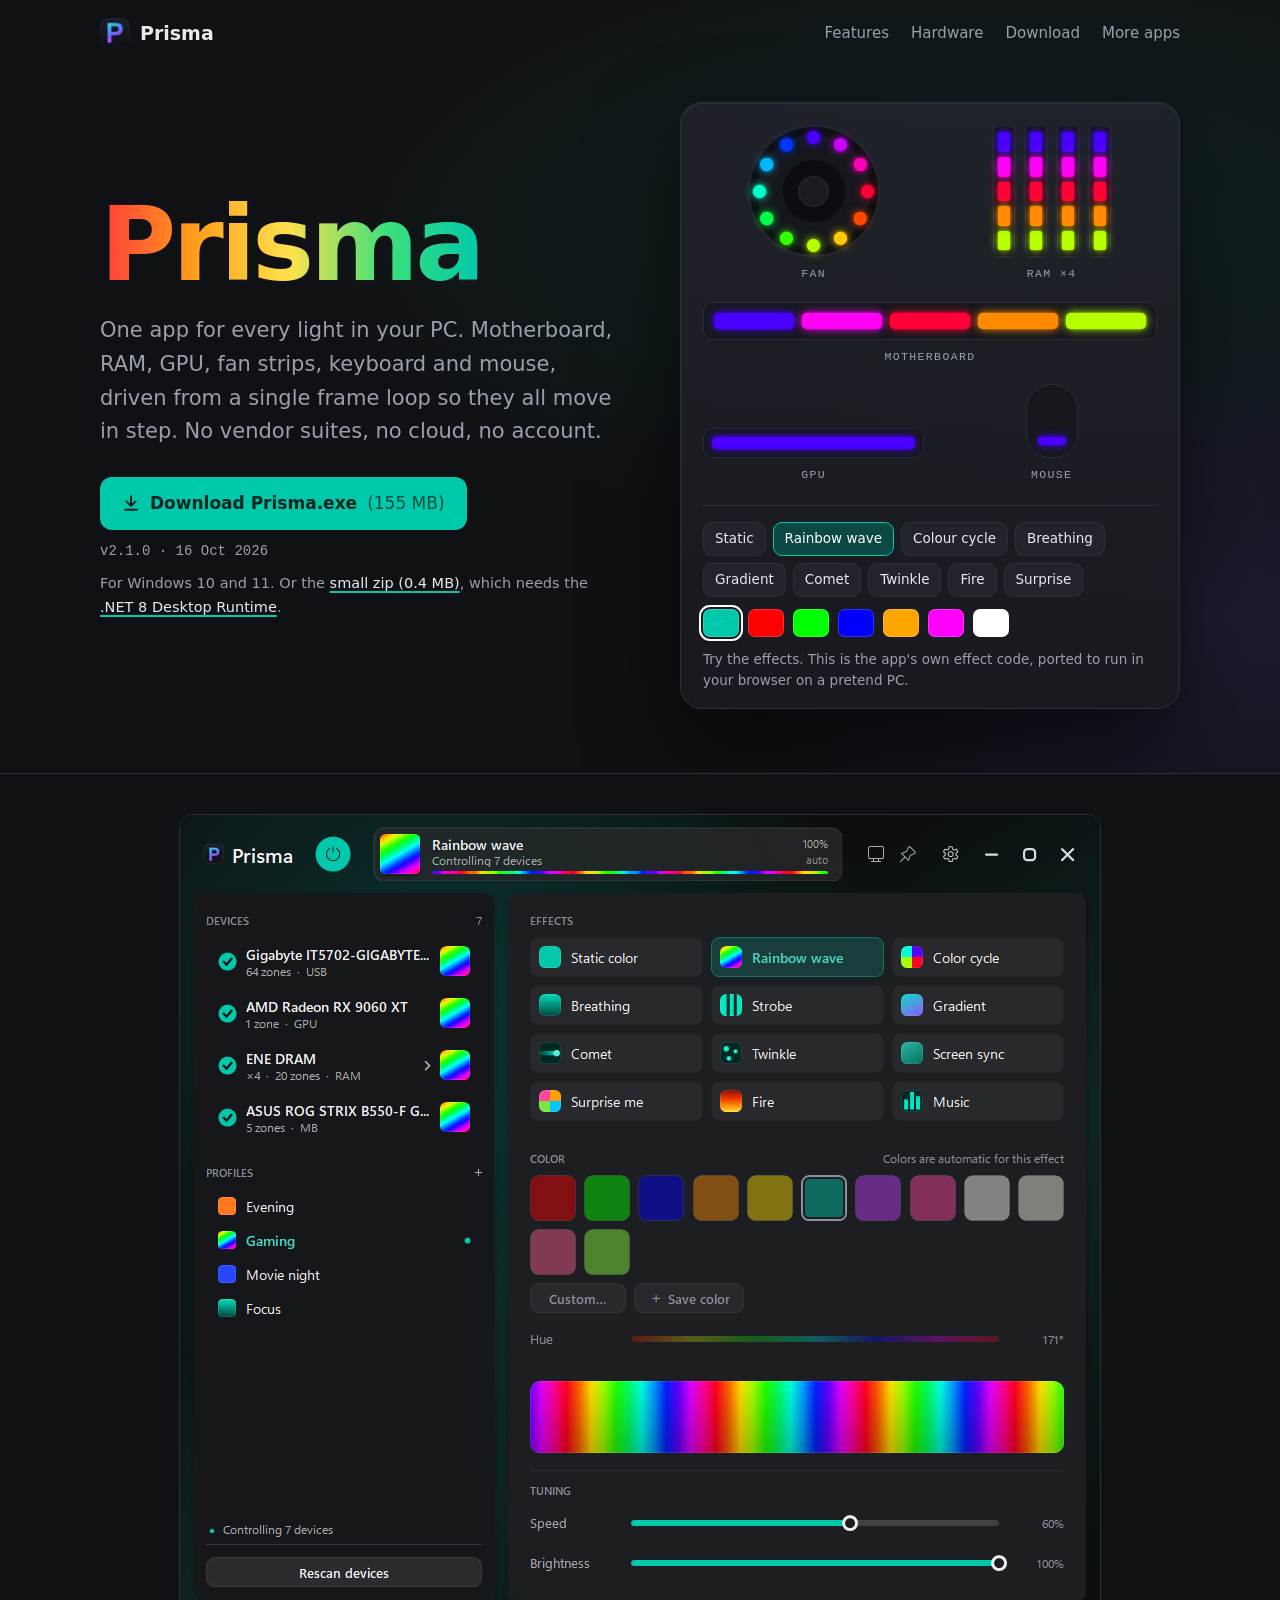
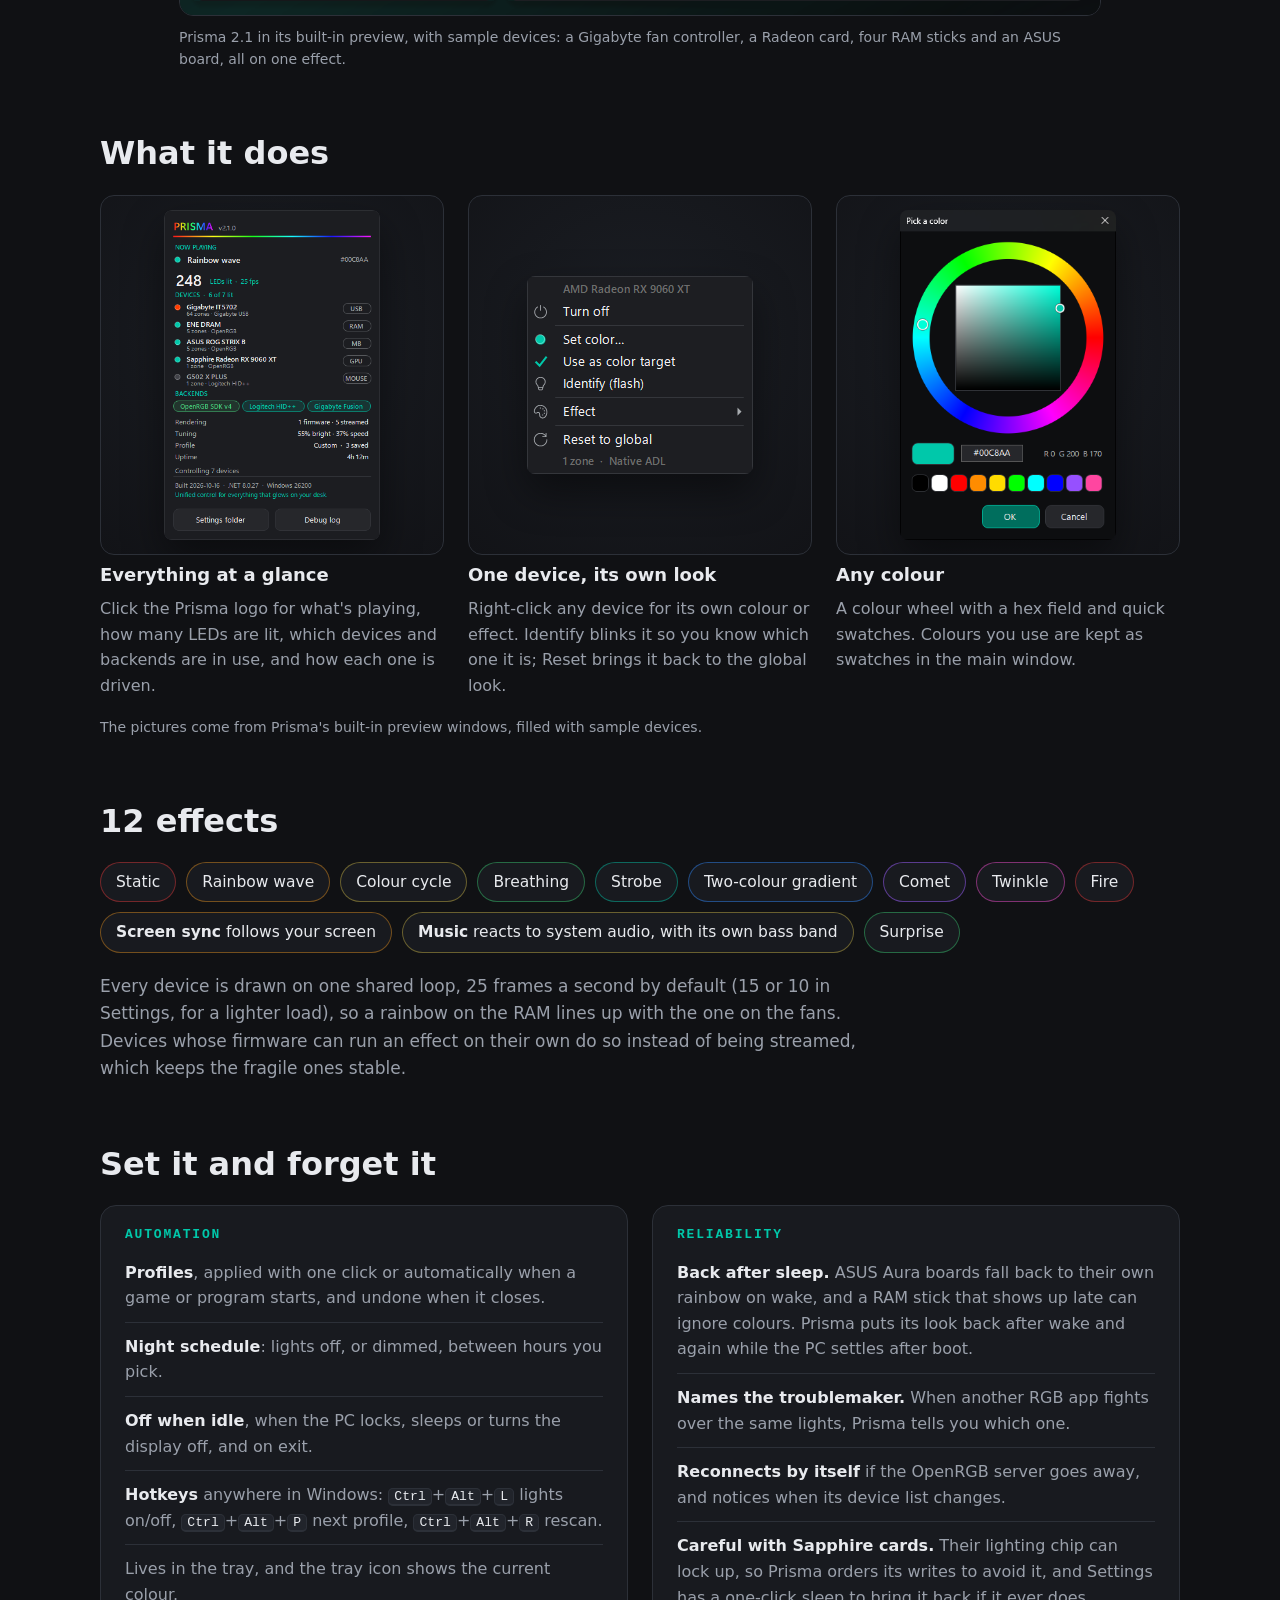
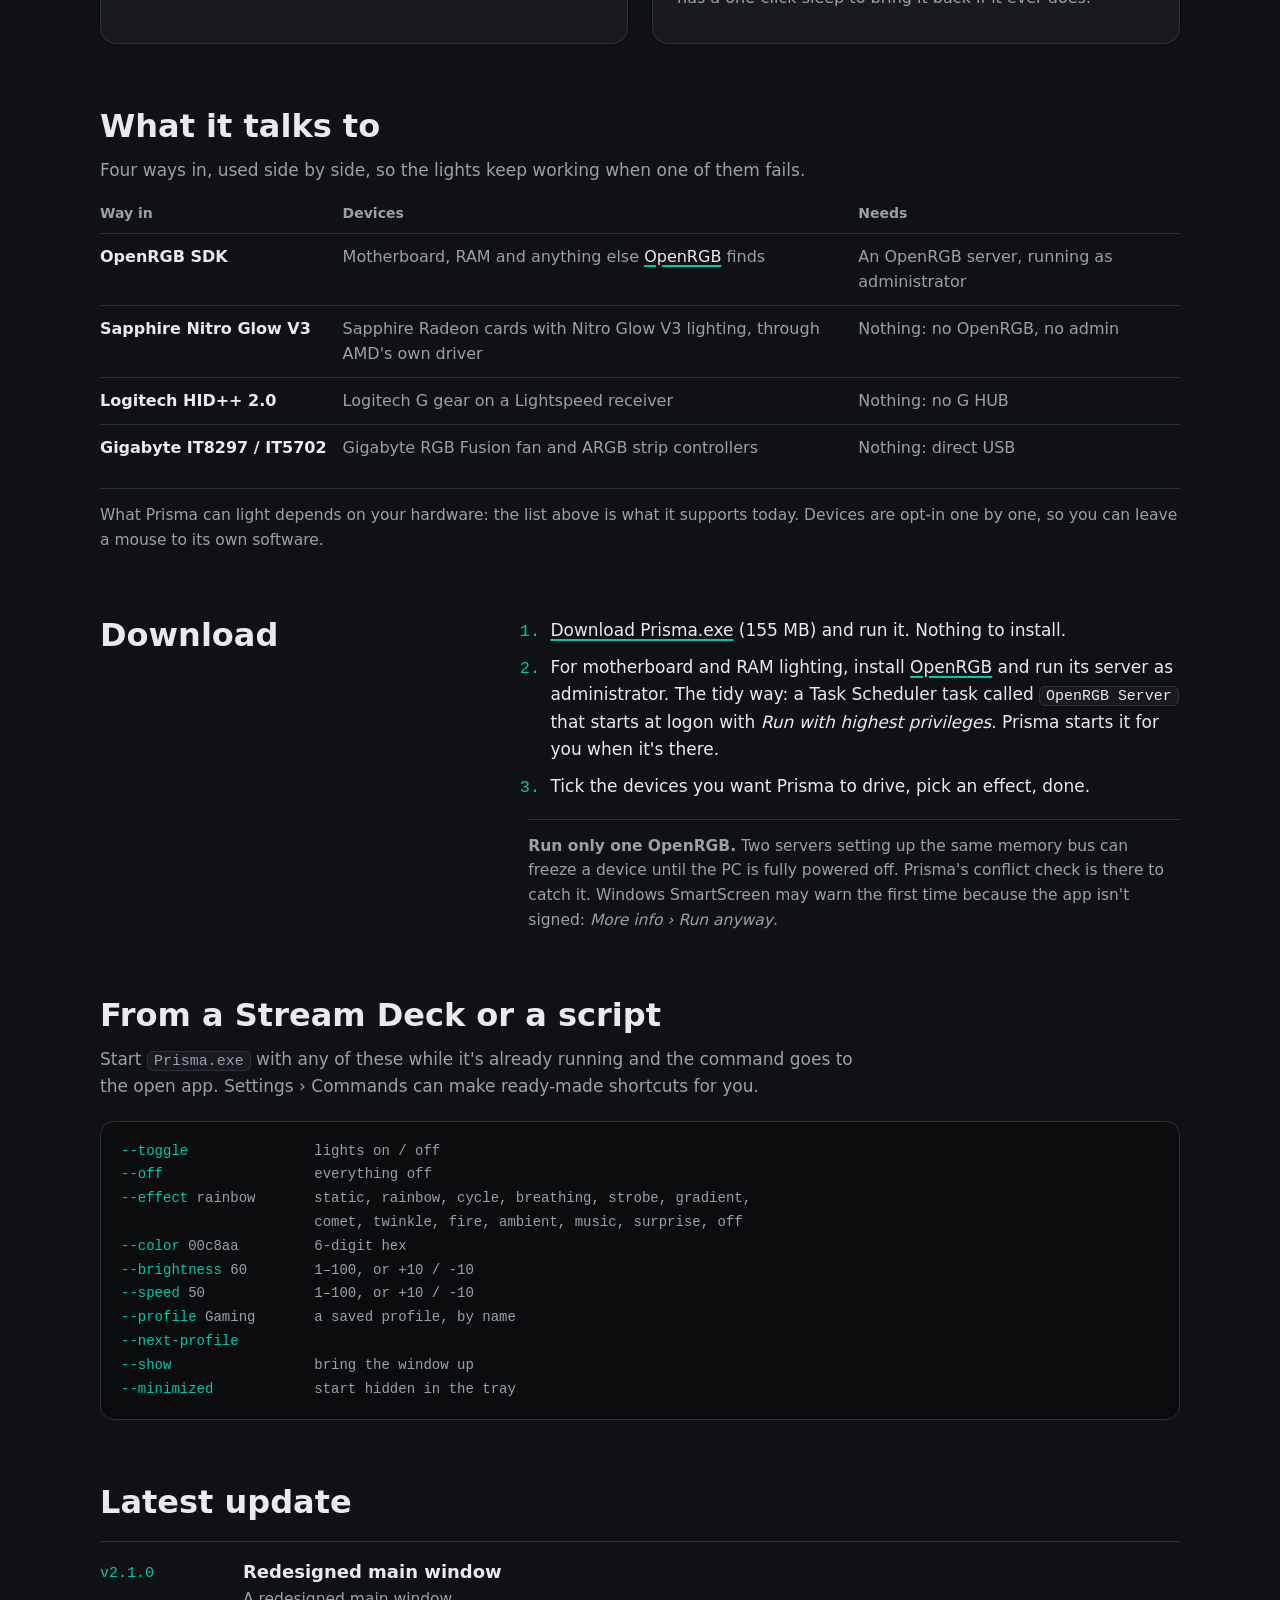
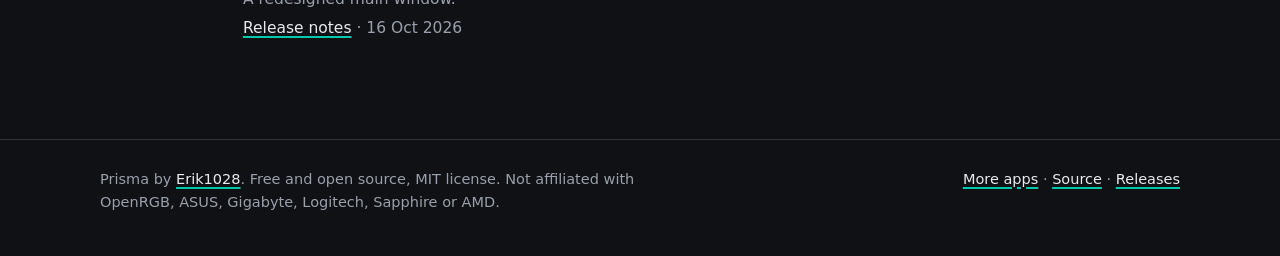
<file: site/index.html>
<!doctype html>
<html lang="en">
<head>
<meta charset="utf-8">
<meta name="viewport" content="width=device-width, initial-scale=1">
<title>Prisma · one app for every RGB light in your Windows PC</title>
<meta name="description" content="Prisma drives the motherboard, RAM, GPU, fan strips and Logitech lighting from one frame loop, so every light animates in step. 12 effects, profiles, game triggers. Free, no account.">
<link rel="canonical" href="https://erik1028.github.io/Prisma/">
<meta property="og:type" content="website">
<meta property="og:site_name" content="Erik1028">
<meta property="og:url" content="https://erik1028.github.io/Prisma/">
<meta property="og:title" content="Prisma">
<meta property="og:description" content="One app for every RGB light in your Windows PC: motherboard, RAM, GPU, fan strips, keyboard and mouse, all in step.">
<meta property="og:image" content="https://erik1028.github.io/Prisma/og.png">
<meta property="og:image:width" content="1200">
<meta property="og:image:height" content="630">
<meta name="twitter:card" content="summary_large_image">
<meta name="theme-color" content="#101114">
<script type="application/ld+json">{"@context": "https://schema.org", "@type": "SoftwareApplication", "name": "Prisma", "url": "https://erik1028.github.io/Prisma/", "description": "Unified RGB lighting control for Windows: motherboard, RAM, GPU, fan strips, keyboard and mouse driven from one frame loop, with 12 effects, per-device overrides, profiles with game triggers and a native Sapphire GPU driver.", "image": "https://erik1028.github.io/Prisma/og.png", "operatingSystem": "Windows 10, Windows 11", "applicationCategory": "UtilitiesApplication", "downloadUrl": "https://github.com/Erik1028/Prisma/releases/latest", "isAccessibleForFree": true, "inLanguage": "en", "license": "https://opensource.org/licenses/MIT", "offers": {"@type": "Offer", "price": "0", "priceCurrency": "USD"}, "author": {"@type": "Person", "name": "Erik1028", "url": "https://github.com/Erik1028"}, "sameAs": ["https://github.com/Erik1028/Prisma"]}</script>
<link rel="icon" href="favicon.png" type="image/png">
<link rel="stylesheet" href="style.css">
</head>
<body data-repo="Erik1028/Prisma">

<div class="band">
<header class="top">
<div class="wrap">
<a class="logo" href="#top"><img src="icon.png" width="30" height="30" alt="">Prisma</a>
<nav aria-label="Sections"><a class="opt" href="#features">Features</a><a class="opt" href="#hardware">Hardware</a><a href="#install">Download</a><a href="https://erik1028.github.io/">More apps</a></nav>
</div>
</header>
<section class="intro wrap" id="top">
<div class="intro-text">
<h1><span class="rainbow">Prisma</span></h1>
<p>One app for every light in your PC. Motherboard, RAM, GPU, fan strips, keyboard and mouse, driven from a single frame loop so they all move in step. No vendor suites, no cloud, no account.</p>
<div class="get">
<a class="btn" href="https://github.com/Erik1028/Prisma/releases/latest/download/Prisma.exe" data-asset="^Prisma\.exe$"><svg width="18" height="18" viewBox="0 0 24 24" fill="none" stroke="currentColor" stroke-width="2.6" stroke-linecap="round" stroke-linejoin="round" aria-hidden="true"><path d="M12 3v12M6 10l6 6 6-6M4 21h16"/></svg>Download Prisma.exe<span class="size"> (155 MB)</span></a>
<span class="mono" id="ver">v2.1.0 · 16 Oct 2026</span>
<span class="alt">For Windows 10 and 11. Or the <a href="https://github.com/Erik1028/Prisma/releases/latest" data-asset="win-x64\.zip$">small zip<span class="size"> (0.4 MB)</span></a>, which needs the <a href="https://dotnet.microsoft.com/download/dotnet/8.0">.NET 8 Desktop Runtime</a>.</span>
</div>
</div>

<figure class="rig" id="rig" aria-labelledby="rig-cap">
<div class="rig-stage" aria-hidden="true">
<div class="dev fan"><div class="ring"></div><span>Fan</span></div>
<div class="dev ram"><div class="sticks"><i></i><i></i><i></i><i></i></div><span>RAM ×4</span></div>
<div class="dev mb"><div class="zones"></div><span>Motherboard</span></div>
<div class="dev gpu"><div class="bar"></div><span>GPU</span></div>
<div class="dev mouse"><div class="blob"></div><span>Mouse</span></div>
</div>
<div class="rig-controls">
<div class="fx" role="radiogroup" aria-label="Effect"></div>
<div class="sw" role="radiogroup" aria-label="Colour"></div>
</div>
<figcaption id="rig-cap">Try the effects. This is the app's own effect code, ported to run in your browser on a pretend PC.</figcaption>
</figure>
</section>
</div>

<main class="wrap">

<figure class="hero-shot app-shot" style="margin:0"><div class="shot"><img src="img/main.png" width="920" height="800" alt="Prisma's main window: a title strip with the power button and a card saying Rainbow wave is lighting 7 devices; on the left four devices ticked (a fan and strip controller, a graphics card, four RAM sticks and a motherboard) and four profiles with Gaming applied; on the right the twelve effects, colour swatches, a live preview, and speed and brightness"></div><figcaption>Prisma 2.1 in its built-in preview, with sample devices: a Gigabyte fan controller, a Radeon card, four RAM sticks and an ASUS board, all on one effect.</figcaption></figure>

<section class="block" id="features">
<h2>What it does</h2>
<div class="cards" data-stagger="110">
<article class="card"><a class="shot tall" href="img/about.png"><img src="img/about.png" width="372" height="568" alt="Prisma's info panel: the current effect, 248 LEDs lit at 25 fps, five devices with their backends, and the render mode" loading="lazy"></a><h3>Everything at a glance</h3><p>Click the Prisma logo for what's playing, how many LEDs are lit, which devices and backends are in use, and how each one is driven.</p></article>
<article class="card"><a class="shot tall" href="img/menu.png"><img src="img/menu.png" width="226" height="198" alt="The right-click menu of a graphics card: turn off, set colour, use as colour target, identify, effect, reset to global" loading="lazy"></a><h3>One device, its own look</h3><p>Right-click any device for its own colour or effect. Identify blinks it so you know which one it is; Reset brings it back to the global look.</p></article>
<article class="card"><a class="shot tall" href="img/picker.png"><img src="img/picker.png" width="314" height="478" alt="Prisma's colour picker: a hue ring, a saturation square, a hex field and quick swatches" loading="lazy"></a><h3>Any colour</h3><p>A colour wheel with a hex field and quick swatches. Colours you use are kept as swatches in the main window.</p></article>
</div>
<p class="cap" data-reveal>The pictures come from Prisma's built-in preview windows, filled with sample devices.</p>
</section>

<section class="block" id="effects" data-reveal>
<h2>12 effects</h2>
<ul class="chips">
<li>Static</li><li>Rainbow wave</li><li>Colour cycle</li><li>Breathing</li><li>Strobe</li><li>Two-colour gradient</li><li>Comet</li><li>Twinkle</li><li>Fire</li><li><b>Screen sync</b> follows your screen</li><li><b>Music</b> reacts to system audio, with its own bass band</li><li>Surprise</li>
</ul>
<p class="lead">Every device is drawn on one shared loop, 25 frames a second by default (15 or 10 in Settings, for a lighter load), so a rainbow on the RAM lines up with the one on the fans. Devices whose firmware can run an effect on their own do so instead of being streamed, which keeps the fragile ones stable.</p>
</section>

<section class="block" id="more" data-reveal>
<h2>Set it and forget it</h2>
<div class="cols">
<div>
<h3>Automation</h3>
<ul class="list">
<li><b>Profiles</b>, applied with one click or automatically when a game or program starts, and undone when it closes.</li>
<li><b>Night schedule</b>: lights off, or dimmed, between hours you pick.</li>
<li><b>Off when idle</b>, when the PC locks, sleeps or turns the display off, and on exit.</li>
<li><b>Hotkeys</b> anywhere in Windows: <kbd>Ctrl</kbd>+<kbd>Alt</kbd>+<kbd>L</kbd> lights on/off, <kbd>Ctrl</kbd>+<kbd>Alt</kbd>+<kbd>P</kbd> next profile, <kbd>Ctrl</kbd>+<kbd>Alt</kbd>+<kbd>R</kbd> rescan.</li>
<li>Lives in the tray, and the tray icon shows the current colour.</li>
</ul>
</div>
<div>
<h3>Reliability</h3>
<ul class="list">
<li><b>Back after sleep.</b> ASUS Aura boards fall back to their own rainbow on wake, and a RAM stick that shows up late can ignore colours. Prisma puts its look back after wake and again while the PC settles after boot.</li>
<li><b>Names the troublemaker.</b> When another RGB app fights over the same lights, Prisma tells you which one.</li>
<li><b>Reconnects by itself</b> if the OpenRGB server goes away, and notices when its device list changes.</li>
<li><b>Careful with Sapphire cards.</b> Their lighting chip can lock up, so Prisma orders its writes to avoid it, and Settings has a one-click sleep to bring it back if it ever does.</li>
</ul>
</div>
</div>
</section>

<section class="block" id="hardware" data-reveal>
<h2>What it talks to</h2>
<p class="lead">Four ways in, used side by side, so the lights keep working when one of them fails.</p>
<div class="tbl" style="margin-top:18px">
<table>
<thead><tr><th scope="col">Way in</th><th scope="col">Devices</th><th scope="col">Needs</th></tr></thead>
<tbody data-stagger="90">
<tr><td><b>OpenRGB SDK</b></td><td>Motherboard, RAM and anything else <a href="https://openrgb.org/">OpenRGB</a> finds</td><td>An OpenRGB server, running as administrator</td></tr>
<tr><td><b>Sapphire Nitro Glow V3</b></td><td>Sapphire Radeon cards with Nitro Glow V3 lighting, through AMD's own driver</td><td>Nothing: no OpenRGB, no admin</td></tr>
<tr><td><b>Logitech HID++ 2.0</b></td><td>Logitech G gear on a Lightspeed receiver</td><td>Nothing: no G HUB</td></tr>
<tr><td><b>Gigabyte IT8297 / IT5702</b></td><td>Gigabyte RGB Fusion fan and ARGB strip controllers</td><td>Nothing: direct USB</td></tr>
</tbody>
</table>
</div>
<p class="aside">What Prisma can light depends on your hardware: the list above is what it supports today. Devices are opt-in one by one, so you can leave a mouse to its own software.</p>
</section>

<section class="block two" id="install" data-reveal>
<div><h2>Download</h2></div>
<div>
<ol>
<li><a href="https://github.com/Erik1028/Prisma/releases/latest/download/Prisma.exe" data-asset="^Prisma\.exe$">Download Prisma.exe</a><span class="size"> (155 MB)</span> and run it. Nothing to install.</li>
<li>For motherboard and RAM lighting, install <a href="https://openrgb.org/">OpenRGB</a> and run its server as administrator. The tidy way: a Task Scheduler task called <code>OpenRGB Server</code> that starts at logon with <i>Run with highest privileges</i>. Prisma starts it for you when it's there.</li>
<li>Tick the devices you want Prisma to drive, pick an effect, done.</li>
</ol>
<p class="aside"><b>Run only one OpenRGB.</b> Two servers setting up the same memory bus can freeze a device until the PC is fully powered off. Prisma's conflict check is there to catch it. Windows SmartScreen may warn the first time because the app isn't signed: <i>More info › Run anyway</i>.</p>
</div>
</section>

<section class="block" id="cli" data-reveal>
<h2>From a Stream Deck or a script</h2>
<p class="lead">Start <code>Prisma.exe</code> with any of these while it's already running and the command goes to the open app. Settings › Commands can make ready-made shortcuts for you.</p>
<pre class="cli"><code><span>--toggle</span>               lights on / off
<span>--off</span>                  everything off
<span>--effect</span> rainbow       static, rainbow, cycle, breathing, strobe, gradient,
                       comet, twinkle, fire, ambient, music, surprise, off
<span>--color</span> 00c8aa         6-digit hex
<span>--brightness</span> 60        1–100, or +10 / -10
<span>--speed</span> 50             1–100, or +10 / -10
<span>--profile</span> Gaming       a saved profile, by name
<span>--next-profile</span>
<span>--show</span>                 bring the window up
<span>--minimized</span>            start hidden in the tray</code></pre>
</section>

<section class="block" data-reveal>
<h2>Latest update</h2>
<div class="latest" id="latest"><span class="v">v2.1.0</span><div><h3>Redesigned main window</h3><p>A redesigned main window.</p><p><a href="https://github.com/Erik1028/Prisma/releases/tag/v2.1.0">Release notes</a> · 16 Oct 2026</p></div></div>
</section>

</main>

<footer>
<div class="wrap">
<p>Prisma by <a href="https://github.com/Erik1028">Erik1028</a>. Free and open source, MIT license. Not affiliated with OpenRGB, ASUS, Gigabyte, Logitech, Sapphire or AMD.</p>
<span><a href="https://erik1028.github.io/">More apps</a> · <a href="https://github.com/Erik1028/Prisma">Source</a> · <a href="https://github.com/Erik1028/Prisma/releases">Releases</a></span>
</div>
</footer>

<script src="site.js"></script>
<script src="prisma.js"></script>
<script src="motion.js"></script>
</body>
</html>
</file>
<file: site/style.css>
/* Prisma: the app's own surfaces (Theme.cs: background #101114, panels #181A1F, rows #21242B) and its accent
   teal #00C8AA, with the rainbow of its title and the teal-to-violet of its icon. */
:root{
  color-scheme:dark;
  --bg:#101114; --panel:#181a1f; --row:#21242b; --line:#2c3038; --text:#e8eaee; --dim:#9aa0ab;
  --accent:#00c8aa; --on-accent:#03251f; --accent-soft:rgba(0,200,170,.14); --ok:#46d39a; --violet:#9b5cff;
  --sans:"Segoe UI Variable Text","Segoe UI Variable","Segoe UI",system-ui,-apple-system,"Helvetica Neue",Arial,sans-serif;
  --display:"Segoe UI Variable Display","Segoe UI Variable","Segoe UI",system-ui,-apple-system,"Helvetica Neue",Arial,sans-serif;
  --mono:"Cascadia Mono",Consolas,ui-monospace,"SF Mono",Menlo,monospace;
  --rainbow:linear-gradient(90deg,#ff3b3b,#ff9f1a,#ffe14d,#3ce07a,#00c8aa,#2f8bff,#9b5cff,#ff4fd8,#ff3b3b);
}
/* Shared layout of Erik1028's app pages: a short manual, one column, real screenshots.
   Each page puts its app's own colours in :root above this. */
*{box-sizing:border-box}
[hidden]{display:none!important}
html{scroll-behavior:smooth}
@media (prefers-reduced-motion:reduce){html{scroll-behavior:auto}}
body{margin:0;background:var(--bg);color:var(--text);font-family:var(--sans);font-size:17px;line-height:1.6;-webkit-font-smoothing:antialiased}
img{max-width:100%;height:auto;display:block}
a{color:var(--text);text-decoration:underline;text-decoration-color:var(--accent);text-decoration-thickness:2px;text-underline-offset:3px}
a:hover{color:var(--accent)}
:focus-visible{outline:2px solid var(--accent);outline-offset:3px;border-radius:4px}
h1,h2,h3{font-family:var(--display);margin:0;line-height:1.15;text-wrap:balance}
h2{font-size:clamp(24px,3.2vw,32px);font-weight:700}
h3{font-size:18px;font-weight:600}
p{margin:0}
code,.mono{font-family:var(--mono)}
code{font-size:.88em;background:var(--panel);border:1px solid var(--line);border-radius:6px;padding:1px 6px;overflow-wrap:anywhere}
.wrap{max-width:1120px;margin:0 auto;padding-left:max(20px,env(safe-area-inset-left,0px));padding-right:max(20px,env(safe-area-inset-right,0px))}

.top .wrap{display:flex;align-items:center;gap:20px;padding-block:18px}
.logo{display:flex;align-items:center;gap:10px;font-family:var(--display);font-weight:700;font-size:19px;text-decoration:none}
.logo img{border-radius:8px}
.top nav{margin-left:auto;display:flex;align-items:center;gap:22px;font-size:15px}
.top nav a{text-decoration:none;color:var(--dim)}
.top nav a:hover{color:var(--text)}
@media (max-width:640px){.top nav .opt{display:none}}

.intro{padding-block:48px 32px;display:grid;grid-template-columns:minmax(0,1fr) auto;gap:24px 48px;align-items:end}
.intro h1{font-size:clamp(40px,6.4vw,72px);font-weight:700;letter-spacing:-0.02em}
.intro p{font-size:clamp(18px,2vw,21px);color:var(--dim);max-width:34em;margin-top:14px}
.get{display:flex;flex-direction:column;gap:10px;align-items:flex-start}
.btn{display:inline-flex;align-items:center;gap:10px;background:var(--accent);color:var(--on-accent);font-weight:700;font-size:17px;text-decoration:none;padding:13px 22px;border-radius:12px}
.btn:hover{color:var(--on-accent);filter:brightness(1.1)}
.get .mono{color:var(--dim);font-size:14px}
.get .alt{font-size:14.5px;color:var(--dim)}
@media (max-width:820px){.intro{grid-template-columns:1fr}}

.shot{border-radius:14px;overflow:hidden;border:1px solid var(--line);background:var(--panel)}
.hero-shot figcaption,.cap{margin-top:10px;color:var(--dim);font-size:14px}

section.block{padding-block:64px 0}
.cards{display:grid;grid-template-columns:repeat(3,minmax(0,1fr));gap:24px;margin-top:24px}
.card{display:flex;flex-direction:column;gap:10px;min-width:0}
.card .shot{aspect-ratio:16/10;max-width:100%}
.card .shot img{width:100%;height:100%;object-fit:cover;object-position:top left}
.card p{color:var(--dim);font-size:16px}
.card.text{background:var(--panel);border:1px solid var(--line);border-radius:14px;padding:20px 22px}
.card .ic{width:36px;height:36px;border-radius:10px;background:var(--accent-soft);color:var(--accent);display:flex;align-items:center;justify-content:center}
.extras{margin-top:22px;color:var(--dim);font-size:15.5px}
@media (max-width:820px){.cards{grid-template-columns:1fr}}

.two{display:grid;grid-template-columns:minmax(0,4fr) minmax(0,7fr);gap:24px 56px}
.two ol{margin:0;padding-left:1.3em;display:flex;flex-direction:column;gap:10px}
.two ol li::marker{font-family:var(--mono);color:var(--accent)}
.aside{color:var(--dim);font-size:15.5px;margin-top:18px;padding-top:14px;border-top:1px solid var(--line)}
@media (max-width:820px){.two{grid-template-columns:1fr}}

.tbl{overflow-x:auto}
table{width:100%;border-collapse:collapse;font-size:16px}
th{text-align:left;font-weight:600;color:var(--dim);font-size:14px;padding:0 16px 8px 0}
td{padding:10px 16px 10px 0;border-top:1px solid var(--line);vertical-align:top}
td:nth-child(2){color:var(--dim)}
.yes{color:var(--ok);font-weight:600}.no{color:var(--dim)}

.latest{display:grid;grid-template-columns:minmax(0,7em) minmax(0,1fr);gap:4px 24px;padding-block:18px;border-top:1px solid var(--line);margin-top:20px}
.latest .v{font-family:var(--mono);color:var(--accent);font-size:15px;padding-top:2px}
.latest p{color:var(--dim);font-size:15.5px;margin-top:4px}
@media (max-width:560px){.latest{grid-template-columns:1fr}}

footer{margin-top:80px;border-top:1px solid var(--line)}
footer .wrap{padding-block:28px 44px;display:flex;flex-wrap:wrap;gap:12px 32px;justify-content:space-between;color:var(--dim);font-size:14.5px}
footer p{max-width:42em}

/* ---- Prisma only ------------------------------------------------------------------------------------ */
/* the header: a soft rainbow fans out behind the pretend PC */
.band{position:relative;overflow:hidden;background:
  radial-gradient(1200px 520px at 78% 30%,rgba(0,200,170,.10),transparent 60%),
  radial-gradient(900px 500px at 95% 80%,rgba(155,92,255,.12),transparent 60%),var(--bg);border-bottom:1px solid var(--line)}
.band::before{content:"";position:absolute;left:30%;right:-10%;top:-20%;height:140%;pointer-events:none;opacity:.2;filter:blur(40px);
  background:conic-gradient(from 210deg at 0% 50%,transparent 0deg,#ff3b3b 14deg,#ff9f1a 22deg,#ffe14d 30deg,#3ce07a 38deg,#00c8aa 46deg,#2f8bff 54deg,#9b5cff 62deg,transparent 76deg)}
.band > *{position:relative;z-index:1}
.intro{display:grid;grid-template-columns:minmax(0,1fr) minmax(0,500px);gap:32px 56px;align-items:center;padding-block:36px 64px}
.intro h1{font-size:clamp(52px,8.4vw,104px);letter-spacing:-0.035em;line-height:1}
.rainbow{background:var(--rainbow);background-size:200% 100%;-webkit-background-clip:text;background-clip:text;color:transparent;animation:sheen 12s linear infinite}
@keyframes sheen{to{background-position:-200% 0}}
.intro p{margin-top:18px}
.get{margin-top:28px}
.btn .size{font-weight:500;opacity:.75}
@media (max-width:900px){.intro{grid-template-columns:1fr}.rig{max-width:540px}}

/* the pretend PC */
.rig{margin:0;background:linear-gradient(180deg,rgba(33,36,43,.86),rgba(24,26,31,.94));border:1px solid var(--line);border-radius:22px;padding:22px 22px 16px;
  box-shadow:0 40px 90px rgba(0,0,0,.55),inset 0 1px 0 rgba(255,255,255,.05)}
.rig-stage{display:grid;grid-template-columns:minmax(0,1.05fr) minmax(0,1fr);grid-template-areas:"fan ram" "mb mb" "gpu mouse";gap:18px 22px;align-items:end}
.dev{display:flex;flex-direction:column;align-items:center;gap:8px;min-width:0}
.dev > span{font-family:var(--mono);font-size:11.5px;letter-spacing:.12em;text-transform:uppercase;color:var(--dim)}
.dev i{display:block;background:var(--c,#1d2026)}
.dev i.lit{box-shadow:0 0 10px var(--c),0 0 2px var(--c)}
.fan{grid-area:fan}.ram{grid-area:ram}.mb{grid-area:mb}.gpu{grid-area:gpu}.mouse{grid-area:mouse}
.ring{position:relative;width:132px;height:132px;border-radius:50%;background:radial-gradient(circle,#0c0d10 0 34%,#15171c 35% 62%,#0e0f12 63%);border:2px solid #23262d}
.ring::after{content:"";position:absolute;inset:38%;border-radius:50%;background:#1a1c22;border:1px solid #2a2d35}
.ring i{position:absolute;left:50%;top:50%;width:13px;height:13px;margin:-6.5px;border-radius:50%;transform:rotate(var(--a)) translateY(-54px)}
.sticks{display:flex;gap:10px;height:132px;align-items:stretch}
.sticks > i{width:22px;border-radius:5px;background:#16181d;border:1px solid #2a2d35;display:flex;flex-direction:column;gap:5px;padding:6px 4px}
.sticks > i i{flex:1;border-radius:3px}
.zones{display:flex;gap:8px;width:100%;padding:10px;border-radius:10px;background:#16181d;border:1px solid #2a2d35}
.zones i{flex:1;height:16px;border-radius:5px}
.bar{width:100%;padding:8px;border-radius:9px;background:#16181d;border:1px solid #2a2d35}
.bar i{height:12px;border-radius:5px}
.blob{width:52px;height:74px;border-radius:26px 26px 24px 24px;background:#16181d;border:1px solid #2a2d35;display:flex;align-items:flex-end;justify-content:center;padding:0 0 12px}
.blob i{width:28px;height:8px;border-radius:4px}
.rig-controls{margin-top:20px;padding-top:16px;border-top:1px solid var(--line);display:flex;flex-direction:column;gap:12px}
.fx{display:flex;flex-wrap:wrap;gap:7px}
.fx button{font:inherit;font-size:13.5px;line-height:1.2;color:var(--text);background:var(--row);border:1px solid var(--line);border-radius:9px;padding:6px 11px;cursor:pointer;min-height:34px}
.fx button:hover{border-color:#3b404b}
.fx button[aria-checked="true"]{background:rgba(0,110,95,.55);border-color:var(--accent);color:#fff}
.sw{display:flex;flex-wrap:wrap;gap:9px}
.swatch{width:36px;height:28px;border-radius:7px;border:1px solid rgba(255,255,255,.18);background:var(--c);cursor:pointer;padding:0}
.swatch[aria-checked="true"]{outline:2px solid #fff;outline-offset:2px}
.rig figcaption{margin-top:12px;color:var(--dim);font-size:13.5px}
@media (max-width:520px){
  .rig{padding:16px 14px 12px}
  .rig-stage{gap:14px}
  .ring{width:112px;height:112px}.ring i{transform:rotate(var(--a)) translateY(-45px);width:11px;height:11px;margin:-5.5px}
  .sticks{height:112px;gap:7px}.sticks > i{width:19px}
}

main > .hero-shot{margin-top:40px!important}
/* the main window at its own size (920 px, plus the 1 px frame on each side): centred rather than stretched */
.hero-shot.app-shot{max-width:922px;margin-inline:auto!important}
.card .shot.tall{aspect-ratio:auto;height:360px;display:flex;cursor:zoom-in;align-items:center;justify-content:center;background:radial-gradient(circle at 50% 40%,#1b1e24,#121317)}
.card .shot.tall img{width:auto;height:auto;max-height:330px;max-width:92%;object-fit:contain;border-radius:8px;box-shadow:0 18px 40px rgba(0,0,0,.45)}
.cap{margin-top:18px}
.lead{color:var(--dim);max-width:46em;margin-top:12px}
.chips{list-style:none;padding:0;margin:22px 0 0;display:flex;flex-wrap:wrap;gap:10px}
.chips li{background:var(--panel);border:1px solid var(--line);border-radius:999px;padding:7px 15px;font-size:15.5px;color:var(--text)}
.chips li b{color:var(--text)}
.chips li:nth-child(8n+1){border-color:rgba(255,59,59,.4)}.chips li:nth-child(8n+2){border-color:rgba(255,159,26,.4)}
.chips li:nth-child(8n+3){border-color:rgba(255,225,77,.35)}.chips li:nth-child(8n+4){border-color:rgba(60,224,122,.4)}
.chips li:nth-child(8n+5){border-color:rgba(0,200,170,.45)}.chips li:nth-child(8n+6){border-color:rgba(47,139,255,.45)}
.chips li:nth-child(8n+7){border-color:rgba(155,92,255,.5)}.chips li:nth-child(8n+8){border-color:rgba(255,79,216,.45)}
.chips li span{color:var(--dim)}
.chips + .lead{margin-top:20px}
.cols{display:grid;grid-template-columns:repeat(2,minmax(0,1fr));gap:24px;margin-top:22px}
.cols > div{background:var(--panel);border:1px solid var(--line);border-radius:16px;padding:22px 24px}
.cols h3{color:var(--accent);font-size:13px;letter-spacing:.14em;text-transform:uppercase;font-family:var(--mono);margin-bottom:6px}
@media (max-width:820px){.cols{grid-template-columns:1fr}.cols > div{padding:18px 18px}}
.list{margin:0;padding:0;list-style:none}
.list li{padding:11px 0;border-top:1px solid var(--line);color:var(--dim);font-size:16px}
.list li:first-child{border-top:0}
.list li b{color:var(--text)}
kbd{font-family:var(--mono);font-size:.82em;background:var(--row);border:1px solid var(--line);border-bottom-width:2px;border-radius:5px;padding:0 5px;color:var(--text);white-space:nowrap}
td:first-child{white-space:nowrap}
td:nth-child(3){color:var(--dim)}
@media (max-width:600px){td:first-child{white-space:normal}table{font-size:15px}}
.cli{margin:20px 0 0;background:#0b0c0e;border:1px solid var(--line);border-radius:14px;padding:18px 20px;overflow-x:auto;font-family:var(--mono);font-size:14px;line-height:1.7;color:var(--dim)}
.cli code{background:none;border:0;padding:0;font-size:inherit;overflow-wrap:normal;white-space:pre;border-radius:0}
.cli span{color:var(--accent)}
.latest h3{margin-top:2px}

/* scroll motion (motion.js): only when the script runs and motion is allowed */
.motion [data-reveal]{transition:opacity .9s cubic-bezier(.2,.7,.2,1),transform .9s cubic-bezier(.2,.7,.2,1);transition-delay:var(--d,0ms)}
.motion [data-reveal].pre{opacity:0;transform:translateY(40px)}
.motion .intro-text{transform:translateY(calc(var(--sy,0) * -.14px));opacity:calc(1 - var(--sy,0) / 620)}
@media (prefers-reduced-motion:reduce){.rainbow{animation:none}}
@media (max-width:560px){.cli{font-size:12.5px;padding:14px 14px}}
</file>
